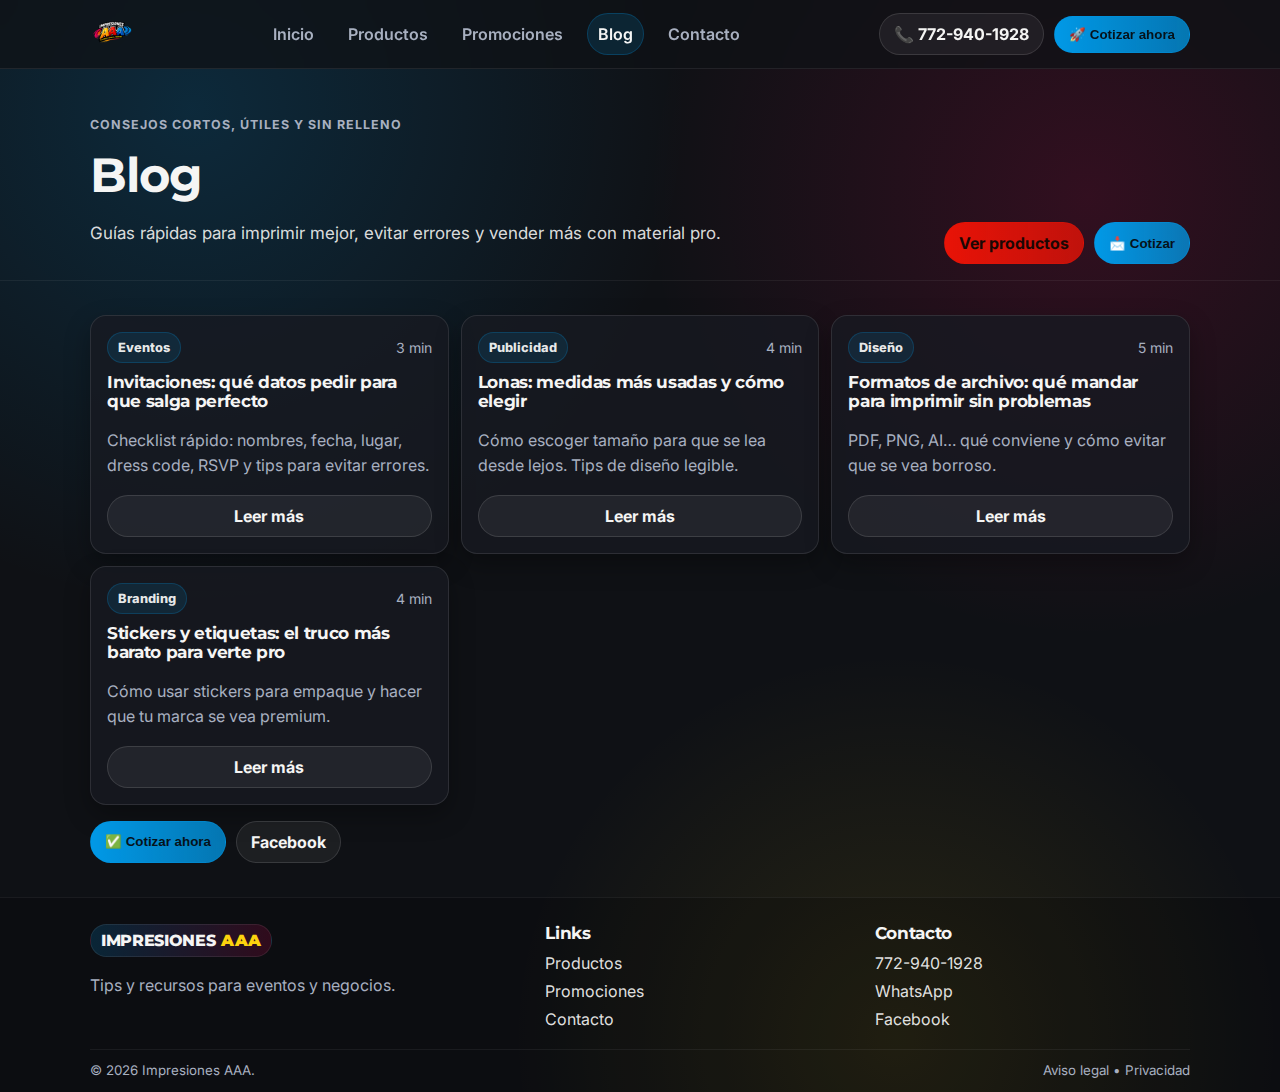
<file: blog.html>
<!doctype html>
<html lang="es">
<head>
  <meta charset="utf-8" />
  <meta name="viewport" content="width=device-width,initial-scale=1" />
  <title>Blog | Impresiones AAA</title>
  <meta name="description" content="Blog de Impresiones AAA: tips de impresión, tamaños, materiales, archivos y marketing para negocios." />
  <link rel="preconnect" href="https://fonts.googleapis.com">
  <link rel="preconnect" href="https://fonts.gstatic.com" crossorigin>
  <link href="https://fonts.googleapis.com/css2?family=Inter:wght@400;500;600&family=Montserrat:wght@600;700;800&display=swap" rel="stylesheet">
  <link rel="stylesheet" href="assets/css/styles.css" />
</head>

<body>
  <a class="skip-link" href="#contenido">Saltar al contenido</a>

  <header class="site-header" data-header>
    <div class="container header-inner">
      <a class="brand" href="index.html" aria-label="Impresiones AAA - Inicio">
        <img class="brand-logo" src="assets/img/logo.png" alt="Impresiones AAA" onerror="this.style.display='none'; this.insertAdjacentHTML('afterend','<span class=&quot;brand-fallback&quot;>IMPRESIONES <strong>AAA</strong></span>')" />
      </a>

      <nav class="nav" aria-label="Navegación principal">
        <button class="nav-toggle" type="button" aria-label="Abrir menú" aria-expanded="false" aria-controls="navMenu" data-nav-toggle>
          <span class="nav-toggle-lines" aria-hidden="true"></span>
        </button>

        <ul class="nav-menu" id="navMenu" data-nav-menu>
          <li><a class="nav-link" href="index.html">Inicio</a></li>
          <li><a class="nav-link" href="productos.html">Productos</a></li>
          <li><a class="nav-link" href="promociones.html">Promociones</a></li>
          <li><a class="nav-link is-active" href="blog.html">Blog</a></li>
          <li><a class="nav-link" href="contacto.html">Contacto</a></li>
        </ul>
      </nav>

      <div class="header-cta">
        <a class="btn btn-ghost" href="tel:7729401928">📞 772-940-1928</a>
        <button class="btn btn-primary" type="button" data-open-quote>🚀 Cotizar ahora</button>
      </div>
    </div>
  </header>

  <main id="contenido">
    <section class="page-hero">
      <div class="container page-hero-inner">
        <div>
          <p class="kicker">Consejos cortos, útiles y sin relleno</p>
          <h1>Blog</h1>
          <p class="lead">Guías rápidas para imprimir mejor, evitar errores y vender más con material pro.</p>
        </div>
        <div class="page-hero-actions">
          <a class="btn btn-secondary" href="productos.html">Ver productos</a>
          <button class="btn btn-primary" type="button" data-open-quote>📩 Cotizar</button>
        </div>
      </div>
    </section>

    <section class="section">
      <div class="container">
        <div class="blog-grid" id="blogList" aria-live="polite">
          <!-- JS inyecta posts -->
        </div>

        <div class="section-cta">
          <button class="btn btn-primary" type="button" data-open-quote>✅ Cotizar ahora</button>
          <a class="btn btn-ghost" href="https://facebook.com/impresionesaaa" target="_blank" rel="noopener">Facebook</a>
        </div>
      </div>
    </section>
  </main>

  <footer class="site-footer">
    <div class="container footer-grid">
      <div>
        <div class="footer-brand">
          <span class="brand-fallback">IMPRESIONES <strong>AAA</strong></span>
        </div>
        <p class="muted">Tips y recursos para eventos y negocios.</p>
      </div>
      <div>
        <h3>Links</h3>
        <ul class="footer-links">
          <li><a href="productos.html">Productos</a></li>
          <li><a href="promociones.html">Promociones</a></li>
          <li><a href="contacto.html">Contacto</a></li>
        </ul>
      </div>
      <div>
        <h3>Contacto</h3>
        <ul class="footer-links">
          <li><a href="tel:7729401928">772-940-1928</a></li>
          <li><a href="https://wa.me/17729401928?text=Hola%20Impresiones%20AAA%2C%20quiero%20una%20cotizaci%C3%B3n." target="_blank" rel="noopener">WhatsApp</a></li>
          <li><a href="https://facebook.com/impresionesaaa" target="_blank" rel="noopener">Facebook</a></li>
        </ul>
      </div>
    </div>
    <div class="container footer-bottom">
      <small class="muted">© <span id="year"></span> Impresiones AAA.</small>
      <small class="muted"><a href="#" class="muted">Aviso legal</a> • <a href="#" class="muted">Privacidad</a></small>
    </div>
  </footer>

  <!-- Quote Modal -->
  <div class="modal" data-modal aria-hidden="true">
    <div class="modal-overlay" data-close-quote tabindex="-1" aria-hidden="true"></div>
    <div class="modal-dialog" role="dialog" aria-modal="true" aria-labelledby="quoteTitle">
      <div class="modal-head">
        <h2 id="quoteTitle">Cotizar rápido</h2>
        <button class="icon-btn" type="button" data-close-quote aria-label="Cerrar">✕</button>
      </div>

      <form class="form" id="quoteForm" novalidate>
        <div class="form-grid">
          <div class="field">
            <label for="qName">Nombre *</label>
            <input id="qName" name="name" type="text" required placeholder="Tu nombre" />
            <small class="help">Como aparece en tu contacto.</small>
          </div>
          <div class="field">
            <label for="qContact">Email o WhatsApp *</label>
            <input id="qContact" name="contact" type="text" required placeholder="email@ejemplo.com o (772)..." />
            <small class="help">Te respondemos por el medio más rápido.</small>
          </div>
          <div class="field">
            <label for="qProduct">Producto *</label>
            <select id="qProduct" name="product" required>
              <option value="" selected disabled>Selecciona…</option>
              <option>Invitaciones (Digital/Impresas)</option>
              <option>Tarjetas de presentación</option>
              <option>Flyers / Volantes</option>
              <option>Lonas / Banners</option>
              <option>Vinil / Rotulación</option>
              <option>Etiquetas / Stickers</option>
              <option>Sublimación (playeras/tazas)</option>
              <option>Gorras</option>
              <option>Calendarios</option>
              <option>Otro</option>
            </select>
          </div>
          <div class="field">
            <label for="qQty">Cantidad *</label>
            <input id="qQty" name="qty" type="number" min="1" required placeholder="Ej: 50" />
          </div>
          <div class="field">
            <label for="qSize">Medidas (si aplica)</label>
            <input id="qSize" name="size" type="text" placeholder="Ej: 2x4 ft / 4x6 in" />
          </div>
          <div class="field">
            <label for="qDate">Fecha requerida</label>
            <input id="qDate" name="date" type="date" />
          </div>
        </div>

        <fieldset class="fieldset">
          <legend>Acabados (opcional)</legend>
          <div class="checks">
            <label class="check"><input type="checkbox" name="finishes" value="Mate" /> Mate</label>
            <label class="check"><input type="checkbox" name="finishes" value="Brillo" /> Brillo</label>
            <label class="check"><input type="checkbox" name="finishes" value="Doble cara" /> Doble cara</label>
            <label class="check"><input type="checkbox" name="finishes" value="Laminado" /> Laminado</label>
            <label class="check"><input type="checkbox" name="finishes" value="Con QR" /> Con QR</label>
            <label class="check"><input type="checkbox" name="finishes" value="Corte especial" /> Corte especial</label>
          </div>
        </fieldset>

        <div class="field">
          <label for="qFile">Archivo (opcional)</label>
          <input id="qFile" name="file" type="file" />
        </div>

        <div class="field">
          <label for="qNotes">Comentarios</label>
          <textarea id="qNotes" name="notes" rows="3" placeholder="Cuéntanos detalles: colores, tema, etc."></textarea>
        </div>

        <div class="form-actions">
          <button class="btn btn-primary" type="submit">Generar mensaje</button>
          <button class="btn btn-ghost" type="button" data-close-quote>Cancelar</button>
        </div>

        <div class="form-result" id="quoteResult" hidden>
          <p class="result-title">✅ Listo. Envía tu cotización:</p>
          <textarea id="quoteText" rows="6" readonly></textarea>
          <div class="result-actions">
            <button class="btn btn-secondary" type="button" data-copy-quote>Copiar</button>
            <a class="btn btn-primary" id="waSend" href="#" target="_blank" rel="noopener">Enviar por WhatsApp</a>
          </div>
        </div>
      </form>
    </div>
  </div>

  <script src="assets/js/main.js"></script>
</body>
</html>
</file>
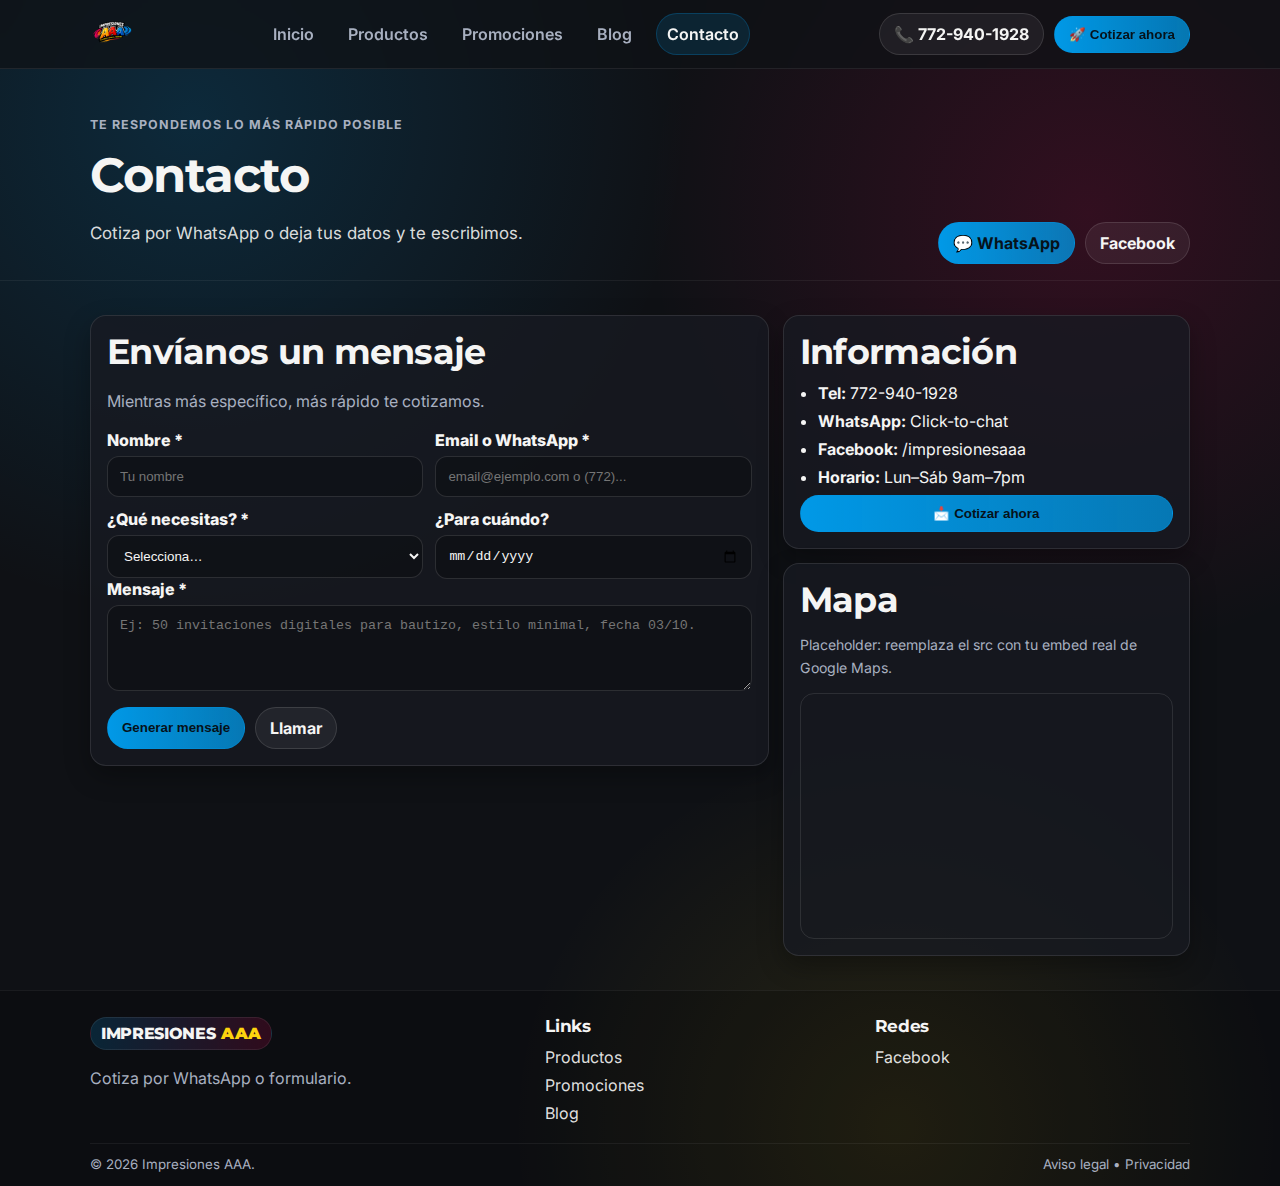
<file: contacto.html>
<!doctype html>
<html lang="es">
<head>
  <meta charset="utf-8" />
  <meta name="viewport" content="width=device-width,initial-scale=1" />
  <title>Contacto | Impresiones AAA</title>
  <meta name="description" content="Contacta a Impresiones AAA. Cotiza por formulario o WhatsApp. Tel: 772-940-1928." />
  <link rel="preconnect" href="https://fonts.googleapis.com">
  <link rel="preconnect" href="https://fonts.gstatic.com" crossorigin>
  <link href="https://fonts.googleapis.com/css2?family=Inter:wght@400;500;600&family=Montserrat:wght@600;700;800&display=swap" rel="stylesheet">
  <link rel="stylesheet" href="assets/css/styles.css" />
</head>

<body>
  <a class="skip-link" href="#contenido">Saltar al contenido</a>

  <header class="site-header" data-header>
    <div class="container header-inner">
      <a class="brand" href="index.html" aria-label="Impresiones AAA - Inicio">
        <img class="brand-logo" src="assets/img/logo.png" alt="Impresiones AAA" onerror="this.style.display='none'; this.insertAdjacentHTML('afterend','<span class=&quot;brand-fallback&quot;>IMPRESIONES <strong>AAA</strong></span>')" />
      </a>

      <nav class="nav" aria-label="Navegación principal">
        <button class="nav-toggle" type="button" aria-label="Abrir menú" aria-expanded="false" aria-controls="navMenu" data-nav-toggle>
          <span class="nav-toggle-lines" aria-hidden="true"></span>
        </button>

        <ul class="nav-menu" id="navMenu" data-nav-menu>
          <li><a class="nav-link" href="index.html">Inicio</a></li>
          <li><a class="nav-link" href="productos.html">Productos</a></li>
          <li><a class="nav-link" href="promociones.html">Promociones</a></li>
          <li><a class="nav-link" href="blog.html">Blog</a></li>
          <li><a class="nav-link is-active" href="contacto.html">Contacto</a></li>
        </ul>
      </nav>

      <div class="header-cta">
        <a class="btn btn-ghost" href="tel:7729401928">📞 772-940-1928</a>
        <button class="btn btn-primary" type="button" data-open-quote>🚀 Cotizar ahora</button>
      </div>
    </div>
  </header>

  <main id="contenido">
    <section class="page-hero">
      <div class="container page-hero-inner">
        <div>
          <p class="kicker">Te respondemos lo más rápido posible</p>
          <h1>Contacto</h1>
          <p class="lead">Cotiza por WhatsApp o deja tus datos y te escribimos.</p>
        </div>
        <div class="page-hero-actions">
          <a class="btn btn-primary" href="https://wa.me/17729401928?text=Hola%20Impresiones%20AAA%2C%20quiero%20una%20cotizaci%C3%B3n." target="_blank" rel="noopener">💬 WhatsApp</a>
          <a class="btn btn-ghost" href="https://facebook.com/impresionesaaa" target="_blank" rel="noopener">Facebook</a>
        </div>
      </div>
    </section>

    <section class="section">
      <div class="container contact-grid">
        <section class="card">
          <h2>Envíanos un mensaje</h2>
          <p class="muted">Mientras más específico, más rápido te cotizamos.</p>

          <form class="form" id="contactForm" novalidate>
            <div class="form-grid">
              <div class="field">
                <label for="cName">Nombre *</label>
                <input id="cName" name="name" type="text" required placeholder="Tu nombre" />
              </div>

              <div class="field">
                <label for="cContact">Email o WhatsApp *</label>
                <input id="cContact" name="contact" type="text" required placeholder="email@ejemplo.com o (772)..." />
              </div>

              <div class="field">
                <label for="cTopic">¿Qué necesitas? *</label>
                <select id="cTopic" name="topic" required>
                  <option value="" selected disabled>Selecciona…</option>
                  <option>Invitaciones</option>
                  <option>Material para negocio (tarjetas/flyers)</option>
                  <option>Lona / Banner</option>
                  <option>Stickers / Etiquetas</option>
                  <option>Playeras / Gorras</option>
                  <option>Otro</option>
                </select>
              </div>

              <div class="field">
                <label for="cWhen">¿Para cuándo?</label>
                <input id="cWhen" name="when" type="date" />
              </div>
            </div>

            <div class="field">
              <label for="cMsg">Mensaje *</label>
              <textarea id="cMsg" name="message" required rows="4" placeholder="Ej: 50 invitaciones digitales para bautizo, estilo minimal, fecha 03/10."></textarea>
            </div>

            <div class="form-actions">
              <button class="btn btn-primary" type="submit">Generar mensaje</button>
              <a class="btn btn-ghost" href="tel:7729401928">Llamar</a>
            </div>

            <div class="form-result" id="contactResult" hidden>
              <p class="result-title">✅ Listo. Envíalo por WhatsApp:</p>
              <textarea id="contactText" rows="5" readonly></textarea>
              <div class="result-actions">
                <button class="btn btn-secondary" type="button" data-copy-contact>Copiar</button>
                <a class="btn btn-primary" id="waSendContact" href="#" target="_blank" rel="noopener">Enviar por WhatsApp</a>
              </div>
            </div>
          </form>
        </section>

        <aside class="stack">
          <div class="card">
            <h2>Información</h2>
            <ul class="info-list">
              <li><strong>Tel:</strong> <a href="tel:7729401928">772-940-1928</a></li>
              <li><strong>WhatsApp:</strong> <a href="https://wa.me/17729401928" target="_blank" rel="noopener">Click-to-chat</a></li>
              <li><strong>Facebook:</strong> <a href="https://facebook.com/impresionesaaa" target="_blank" rel="noopener">/impresionesaaa</a></li>
              <li><strong>Horario:</strong> Lun–Sáb 9am–7pm</li>
            </ul>
            <button class="btn btn-primary w-100" type="button" data-open-quote>📩 Cotizar ahora</button>
          </div>

          <div class="card">
            <h2>Mapa</h2>
            <p class="muted tiny">Placeholder: reemplaza el src con tu embed real de Google Maps.</p>
            <div class="map">
              <iframe
                title="Mapa (placeholder)"
                src="https://www.google.com/maps/embed?pb=!1m18!1m12!1m3!1d0!2d-80.0!3d27.0!2m3!1f0!2f0!3f0!3m2!1i1024!2i768!4f13.1!5e0!3m2!1sen!2sus!4v0000000000"
                loading="lazy"
                referrerpolicy="no-referrer-when-downgrade"></iframe>
            </div>
          </div>
        </aside>
      </div>
    </section>
  </main>

  <footer class="site-footer">
    <div class="container footer-grid">
      <div>
        <div class="footer-brand">
          <span class="brand-fallback">IMPRESIONES <strong>AAA</strong></span>
        </div>
        <p class="muted">Cotiza por WhatsApp o formulario.</p>
      </div>
      <div>
        <h3>Links</h3>
        <ul class="footer-links">
          <li><a href="productos.html">Productos</a></li>
          <li><a href="promociones.html">Promociones</a></li>
          <li><a href="blog.html">Blog</a></li>
        </ul>
      </div>
      <div>
        <h3>Redes</h3>
        <ul class="footer-links">
          <li><a href="https://facebook.com/impresionesaaa" target="_blank" rel="noopener">Facebook</a></li>
        </ul>
      </div>
    </div>
    <div class="container footer-bottom">
      <small class="muted">© <span id="year"></span> Impresiones AAA.</small>
      <small class="muted"><a href="#" class="muted">Aviso legal</a> • <a href="#" class="muted">Privacidad</a></small>
    </div>
  </footer>

  <!-- Quote Modal -->
  <div class="modal" data-modal aria-hidden="true">
    <div class="modal-overlay" data-close-quote tabindex="-1" aria-hidden="true"></div>
    <div class="modal-dialog" role="dialog" aria-modal="true" aria-labelledby="quoteTitle">
      <div class="modal-head">
        <h2 id="quoteTitle">Cotizar rápido</h2>
        <button class="icon-btn" type="button" data-close-quote aria-label="Cerrar">✕</button>
      </div>

      <form class="form" id="quoteForm" novalidate>
        <div class="form-grid">
          <div class="field">
            <label for="qName">Nombre *</label>
            <input id="qName" name="name" type="text" required placeholder="Tu nombre" />
            <small class="help">Como aparece en tu contacto.</small>
          </div>
          <div class="field">
            <label for="qContact">Email o WhatsApp *</label>
            <input id="qContact" name="contact" type="text" required placeholder="email@ejemplo.com o (772)..." />
            <small class="help">Te respondemos por el medio más rápido.</small>
          </div>
          <div class="field">
            <label for="qProduct">Producto *</label>
            <select id="qProduct" name="product" required>
              <option value="" selected disabled>Selecciona…</option>
              <option>Invitaciones (Digital/Impresas)</option>
              <option>Tarjetas de presentación</option>
              <option>Flyers / Volantes</option>
              <option>Lonas / Banners</option>
              <option>Vinil / Rotulación</option>
              <option>Etiquetas / Stickers</option>
              <option>Sublimación (playeras/tazas)</option>
              <option>Gorras</option>
              <option>Calendarios</option>
              <option>Otro</option>
            </select>
          </div>
          <div class="field">
            <label for="qQty">Cantidad *</label>
            <input id="qQty" name="qty" type="number" min="1" required placeholder="Ej: 50" />
          </div>
          <div class="field">
            <label for="qSize">Medidas (si aplica)</label>
            <input id="qSize" name="size" type="text" placeholder="Ej: 2x4 ft / 4x6 in" />
          </div>
          <div class="field">
            <label for="qDate">Fecha requerida</label>
            <input id="qDate" name="date" type="date" />
          </div>
        </div>

        <fieldset class="fieldset">
          <legend>Acabados (opcional)</legend>
          <div class="checks">
            <label class="check"><input type="checkbox" name="finishes" value="Mate" /> Mate</label>
            <label class="check"><input type="checkbox" name="finishes" value="Brillo" /> Brillo</label>
            <label class="check"><input type="checkbox" name="finishes" value="Doble cara" /> Doble cara</label>
            <label class="check"><input type="checkbox" name="finishes" value="Laminado" /> Laminado</label>
            <label class="check"><input type="checkbox" name="finishes" value="Con QR" /> Con QR</label>
            <label class="check"><input type="checkbox" name="finishes" value="Corte especial" /> Corte especial</label>
          </div>
        </fieldset>

        <div class="field">
          <label for="qFile">Archivo (opcional)</label>
          <input id="qFile" name="file" type="file" />
        </div>

        <div class="field">
          <label for="qNotes">Comentarios</label>
          <textarea id="qNotes" name="notes" rows="3" placeholder="Cuéntanos detalles: colores, tema, etc."></textarea>
        </div>

        <div class="form-actions">
          <button class="btn btn-primary" type="submit">Generar mensaje</button>
          <button class="btn btn-ghost" type="button" data-close-quote>Cancelar</button>
        </div>

        <div class="form-result" id="quoteResult" hidden>
          <p class="result-title">✅ Listo. Envía tu cotización:</p>
          <textarea id="quoteText" rows="6" readonly></textarea>
          <div class="result-actions">
            <button class="btn btn-secondary" type="button" data-copy-quote>Copiar</button>
            <a class="btn btn-primary" id="waSend" href="#" target="_blank" rel="noopener">Enviar por WhatsApp</a>
          </div>
        </div>
      </form>
    </div>
  </div>

  <script src="assets/js/main.js"></script>
</body>
</html>
</file>
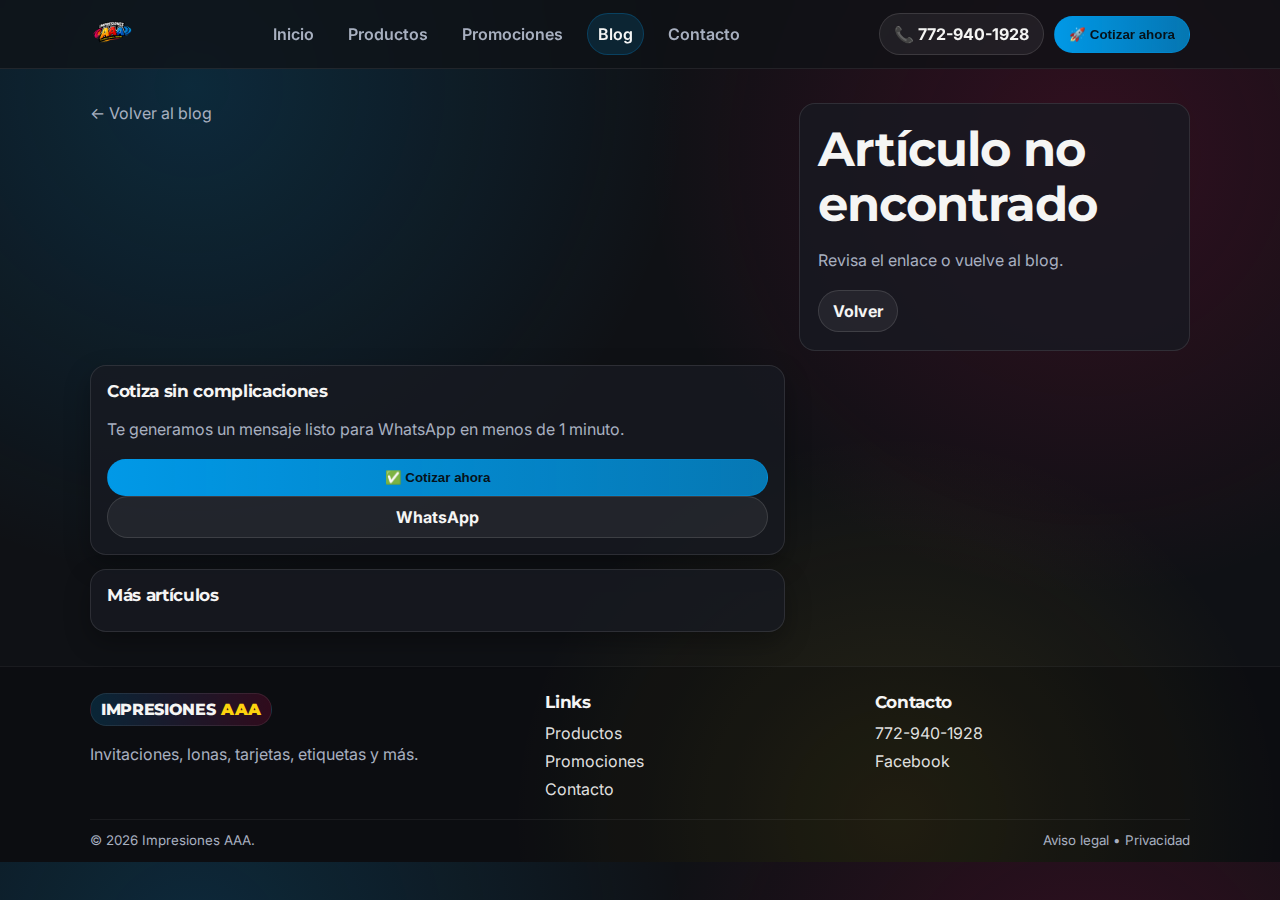
<file: post.html>
<!doctype html>
<html lang="es">
<head>
  <meta charset="utf-8" />
  <meta name="viewport" content="width=device-width,initial-scale=1" />
  <title>Artículo | Impresiones AAA</title>
  <meta name="description" content="Artículo del blog de Impresiones AAA." />
  <link rel="preconnect" href="https://fonts.googleapis.com">
  <link rel="preconnect" href="https://fonts.gstatic.com" crossorigin>
  <link href="https://fonts.googleapis.com/css2?family=Inter:wght@400;500;600&family=Montserrat:wght@600;700;800&display=swap" rel="stylesheet">
  <link rel="stylesheet" href="assets/css/styles.css" />
</head>

<body>
  <a class="skip-link" href="#contenido">Saltar al contenido</a>

  <header class="site-header" data-header>
    <div class="container header-inner">
      <a class="brand" href="index.html" aria-label="Impresiones AAA - Inicio">
        <img class="brand-logo" src="assets/img/logo.png" alt="Impresiones AAA" onerror="this.style.display='none'; this.insertAdjacentHTML('afterend','<span class=&quot;brand-fallback&quot;>IMPRESIONES <strong>AAA</strong></span>')" />
      </a>

      <nav class="nav" aria-label="Navegación principal">
        <button class="nav-toggle" type="button" aria-label="Abrir menú" aria-expanded="false" aria-controls="navMenu" data-nav-toggle>
          <span class="nav-toggle-lines" aria-hidden="true"></span>
        </button>

        <ul class="nav-menu" id="navMenu" data-nav-menu>
          <li><a class="nav-link" href="index.html">Inicio</a></li>
          <li><a class="nav-link" href="productos.html">Productos</a></li>
          <li><a class="nav-link" href="promociones.html">Promociones</a></li>
          <li><a class="nav-link is-active" href="blog.html">Blog</a></li>
          <li><a class="nav-link" href="contacto.html">Contacto</a></li>
        </ul>
      </nav>

      <div class="header-cta">
        <a class="btn btn-ghost" href="tel:7729401928">📞 772-940-1928</a>
        <button class="btn btn-primary" type="button" data-open-quote>🚀 Cotizar ahora</button>
      </div>
    </div>
  </header>

  <main id="contenido">
    <section class="section">
      <div class="container post-wrap">
        <a class="back-link" href="blog.html">← Volver al blog</a>

        <article class="post" id="post" aria-live="polite">
          <!-- JS inyecta el post por ?id= -->
          <div class="post-skeleton">
            <h1>Cargando…</h1>
            <p class="muted">Si no carga, revisa que el link tenga ?id=.</p>
          </div>
        </article>

        <aside class="post-aside">
          <div class="card">
            <h3>Cotiza sin complicaciones</h3>
            <p class="muted">Te generamos un mensaje listo para WhatsApp en menos de 1 minuto.</p>
            <button class="btn btn-primary w-100" type="button" data-open-quote>✅ Cotizar ahora</button>
            <a class="btn btn-ghost w-100" href="https://wa.me/17729401928?text=Hola%20Impresiones%20AAA%2C%20quiero%20una%20cotizaci%C3%B3n." target="_blank" rel="noopener">WhatsApp</a>
          </div>

          <div class="card" style="margin-top:14px;">
            <h3>Más artículos</h3>
            <div id="postMore" class="mini-list" aria-live="polite"></div>
          </div>
        </aside>
      </div>
    </section>
  </main>

  <footer class="site-footer">
    <div class="container footer-grid">
      <div>
        <div class="footer-brand">
          <span class="brand-fallback">IMPRESIONES <strong>AAA</strong></span>
        </div>
        <p class="muted">Invitaciones, lonas, tarjetas, etiquetas y más.</p>
      </div>
      <div>
        <h3>Links</h3>
        <ul class="footer-links">
          <li><a href="productos.html">Productos</a></li>
          <li><a href="promociones.html">Promociones</a></li>
          <li><a href="contacto.html">Contacto</a></li>
        </ul>
      </div>
      <div>
        <h3>Contacto</h3>
        <ul class="footer-links">
          <li><a href="tel:7729401928">772-940-1928</a></li>
          <li><a href="https://facebook.com/impresionesaaa" target="_blank" rel="noopener">Facebook</a></li>
        </ul>
      </div>
    </div>
    <div class="container footer-bottom">
      <small class="muted">© <span id="year"></span> Impresiones AAA.</small>
      <small class="muted"><a href="#" class="muted">Aviso legal</a> • <a href="#" class="muted">Privacidad</a></small>
    </div>
  </footer>

  <!-- Quote Modal -->
  <div class="modal" data-modal aria-hidden="true">
    <div class="modal-overlay" data-close-quote tabindex="-1" aria-hidden="true"></div>
    <div class="modal-dialog" role="dialog" aria-modal="true" aria-labelledby="quoteTitle">
      <div class="modal-head">
        <h2 id="quoteTitle">Cotizar rápido</h2>
        <button class="icon-btn" type="button" data-close-quote aria-label="Cerrar">✕</button>
      </div>

      <form class="form" id="quoteForm" novalidate>
        <div class="form-grid">
          <div class="field">
            <label for="qName">Nombre *</label>
            <input id="qName" name="name" type="text" required placeholder="Tu nombre" />
            <small class="help">Como aparece en tu contacto.</small>
          </div>
          <div class="field">
            <label for="qContact">Email o WhatsApp *</label>
            <input id="qContact" name="contact" type="text" required placeholder="email@ejemplo.com o (772)..." />
            <small class="help">Te respondemos por el medio más rápido.</small>
          </div>
          <div class="field">
            <label for="qProduct">Producto *</label>
            <select id="qProduct" name="product" required>
              <option value="" selected disabled>Selecciona…</option>
              <option>Invitaciones (Digital/Impresas)</option>
              <option>Tarjetas de presentación</option>
              <option>Flyers / Volantes</option>
              <option>Lonas / Banners</option>
              <option>Vinil / Rotulación</option>
              <option>Etiquetas / Stickers</option>
              <option>Sublimación (playeras/tazas)</option>
              <option>Gorras</option>
              <option>Calendarios</option>
              <option>Otro</option>
            </select>
          </div>
          <div class="field">
            <label for="qQty">Cantidad *</label>
            <input id="qQty" name="qty" type="number" min="1" required placeholder="Ej: 50" />
          </div>
          <div class="field">
            <label for="qSize">Medidas (si aplica)</label>
            <input id="qSize" name="size" type="text" placeholder="Ej: 2x4 ft / 4x6 in" />
          </div>
          <div class="field">
            <label for="qDate">Fecha requerida</label>
            <input id="qDate" name="date" type="date" />
          </div>
        </div>

        <fieldset class="fieldset">
          <legend>Acabados (opcional)</legend>
          <div class="checks">
            <label class="check"><input type="checkbox" name="finishes" value="Mate" /> Mate</label>
            <label class="check"><input type="checkbox" name="finishes" value="Brillo" /> Brillo</label>
            <label class="check"><input type="checkbox" name="finishes" value="Doble cara" /> Doble cara</label>
            <label class="check"><input type="checkbox" name="finishes" value="Laminado" /> Laminado</label>
            <label class="check"><input type="checkbox" name="finishes" value="Con QR" /> Con QR</label>
            <label class="check"><input type="checkbox" name="finishes" value="Corte especial" /> Corte especial</label>
          </div>
        </fieldset>

        <div class="field">
          <label for="qFile">Archivo (opcional)</label>
          <input id="qFile" name="file" type="file" />
        </div>

        <div class="field">
          <label for="qNotes">Comentarios</label>
          <textarea id="qNotes" name="notes" rows="3" placeholder="Cuéntanos detalles: colores, tema, etc."></textarea>
        </div>

        <div class="form-actions">
          <button class="btn btn-primary" type="submit">Generar mensaje</button>
          <button class="btn btn-ghost" type="button" data-close-quote>Cancelar</button>
        </div>

        <div class="form-result" id="quoteResult" hidden>
          <p class="result-title">✅ Listo. Envía tu cotización:</p>
          <textarea id="quoteText" rows="6" readonly></textarea>
          <div class="result-actions">
            <button class="btn btn-secondary" type="button" data-copy-quote>Copiar</button>
            <a class="btn btn-primary" id="waSend" href="#" target="_blank" rel="noopener">Enviar por WhatsApp</a>
          </div>
        </div>
      </form>
    </div>
  </div>

  <script src="assets/js/main.js"></script>
</body>
</html>
</file>
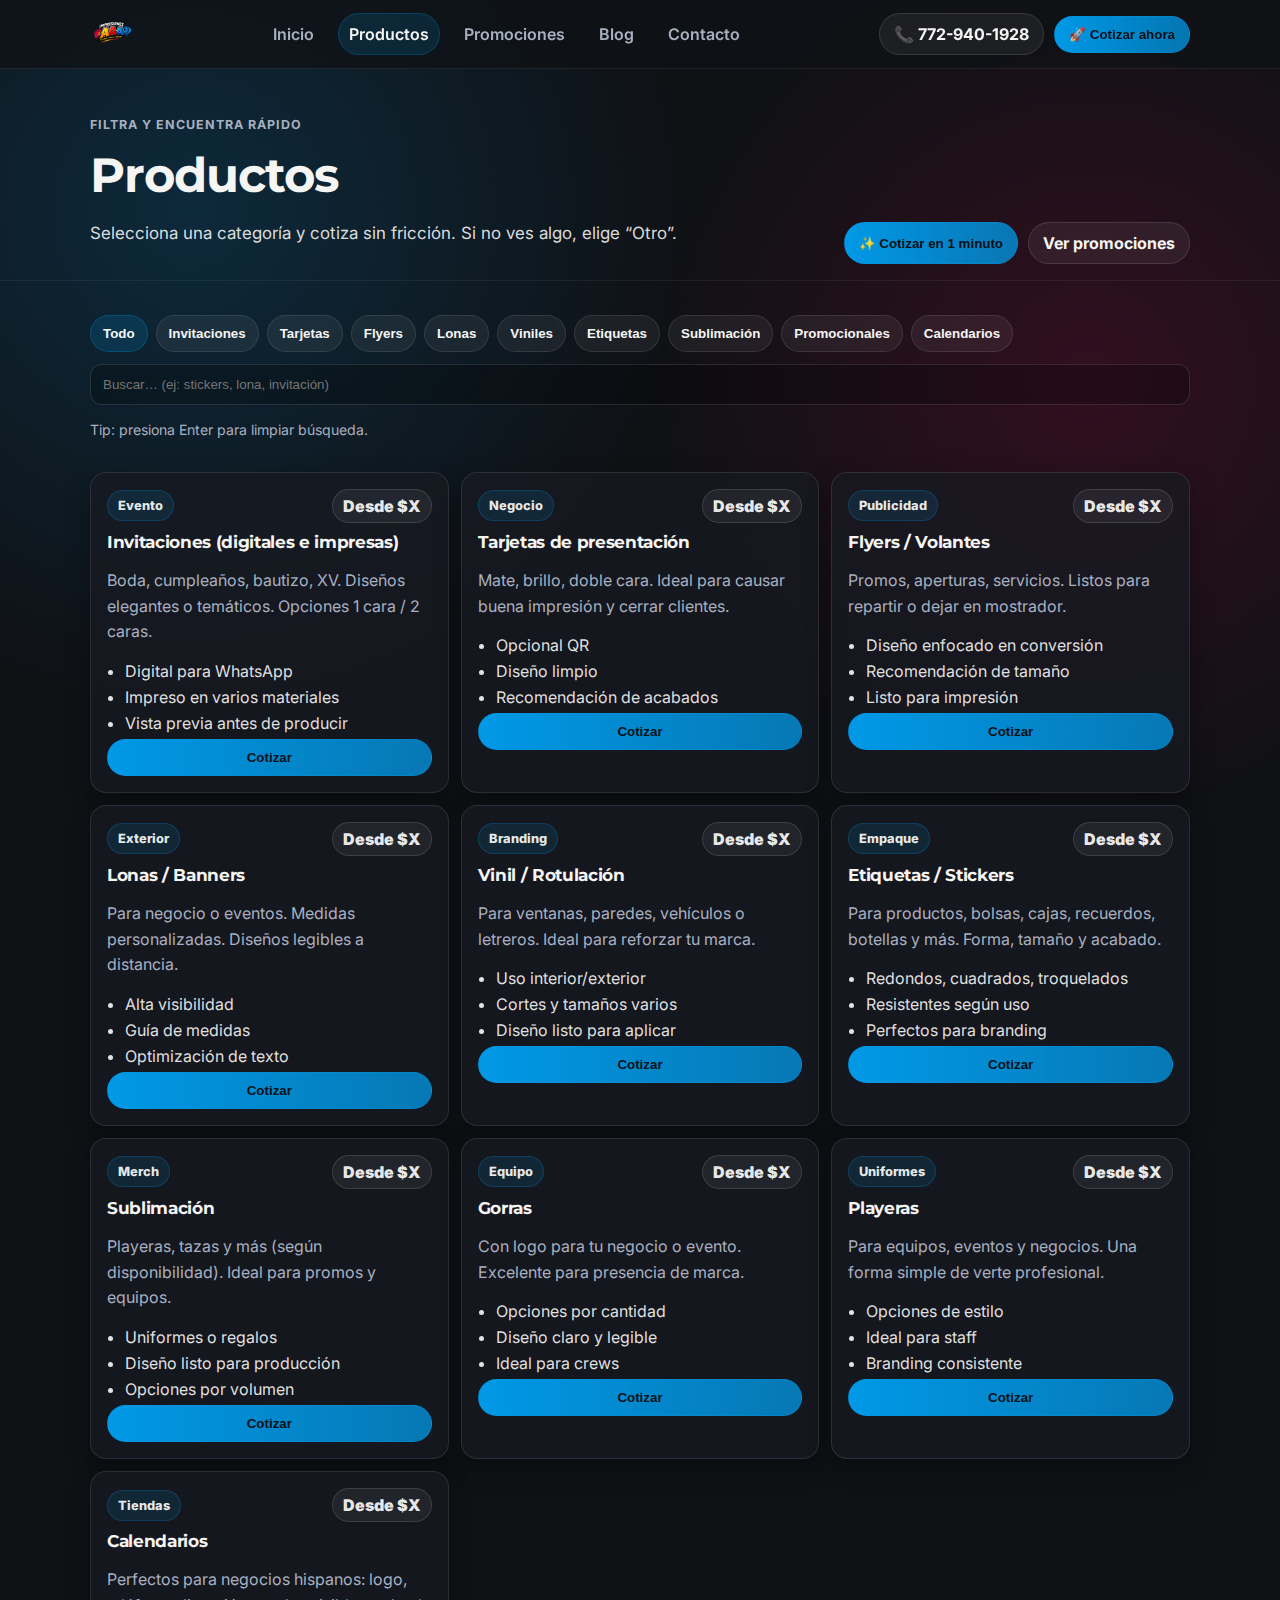
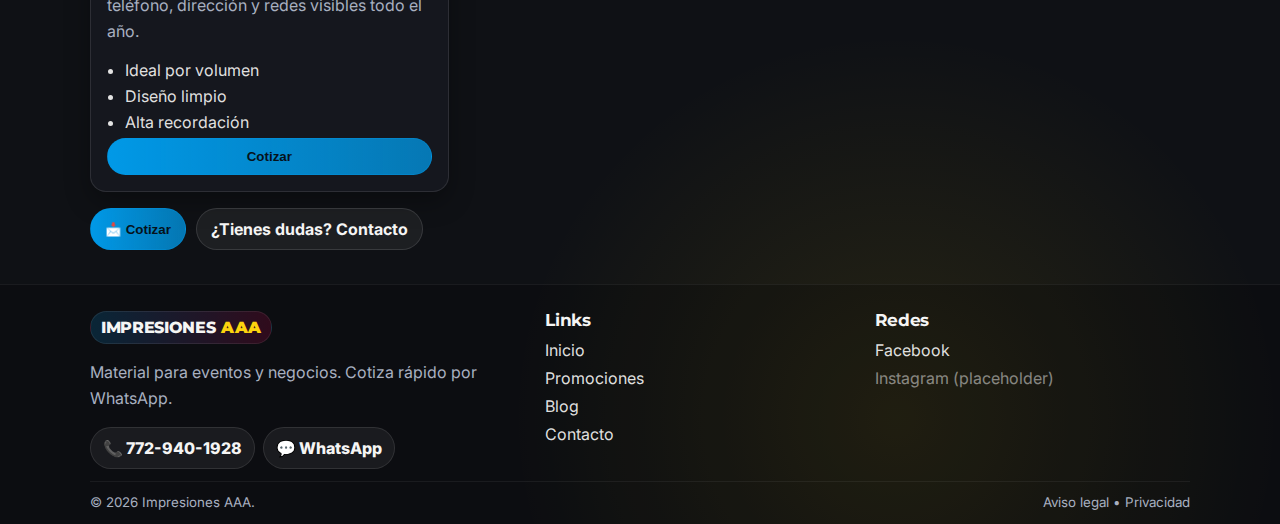
<file: productos.html>
<!doctype html>
<html lang="es">
<head>
  <meta charset="utf-8" />
  <meta name="viewport" content="width=device-width,initial-scale=1" />
  <title>Productos | Impresiones AAA</title>
  <meta name="description" content="Explora productos: invitaciones, tarjetas, flyers, lonas, viniles, etiquetas, sublimación, promocionales y más. Filtra y cotiza en minutos." />
  <link rel="preconnect" href="https://fonts.googleapis.com">
  <link rel="preconnect" href="https://fonts.gstatic.com" crossorigin>
  <link href="https://fonts.googleapis.com/css2?family=Inter:wght@400;500;600&family=Montserrat:wght@600;700;800&display=swap" rel="stylesheet">
  <link rel="stylesheet" href="assets/css/styles.css" />
</head>

<body>
  <a class="skip-link" href="#contenido">Saltar al contenido</a>

  <header class="site-header" data-header>
    <div class="container header-inner">
      <a class="brand" href="index.html" aria-label="Impresiones AAA - Inicio">
        <img class="brand-logo" src="assets/img/logo.png" alt="Impresiones AAA" onerror="this.style.display='none'; this.insertAdjacentHTML('afterend','<span class=&quot;brand-fallback&quot;>IMPRESIONES <strong>AAA</strong></span>')" />
      </a>

      <nav class="nav" aria-label="Navegación principal">
        <button class="nav-toggle" type="button" aria-label="Abrir menú" aria-expanded="false" aria-controls="navMenu" data-nav-toggle>
          <span class="nav-toggle-lines" aria-hidden="true"></span>
        </button>

        <ul class="nav-menu" id="navMenu" data-nav-menu>
          <li><a class="nav-link" href="index.html">Inicio</a></li>
          <li><a class="nav-link is-active" href="productos.html">Productos</a></li>
          <li><a class="nav-link" href="promociones.html">Promociones</a></li>
          <li><a class="nav-link" href="blog.html">Blog</a></li>
          <li><a class="nav-link" href="contacto.html">Contacto</a></li>
        </ul>
      </nav>

      <div class="header-cta">
        <a class="btn btn-ghost" href="tel:7729401928">📞 772-940-1928</a>
        <button class="btn btn-primary" type="button" data-open-quote>🚀 Cotizar ahora</button>
      </div>
    </div>
  </header>

  <main id="contenido">
    <section class="page-hero">
      <div class="container page-hero-inner">
        <div>
          <p class="kicker">Filtra y encuentra rápido</p>
          <h1>Productos</h1>
          <p class="lead">Selecciona una categoría y cotiza sin fricción. Si no ves algo, elige “Otro”.</p>
        </div>
        <div class="page-hero-actions">
          <button class="btn btn-primary" type="button" data-open-quote>✨ Cotizar en 1 minuto</button>
          <a class="btn btn-ghost" href="promociones.html">Ver promociones</a>
        </div>
      </div>
    </section>

    <section class="section">
      <div class="container">
        <div class="filters" role="region" aria-label="Filtros de productos">
          <div class="filters-row">
            <button class="chip chip-active" type="button" data-filter="all">Todo</button>
            <button class="chip" type="button" data-filter="invitaciones">Invitaciones</button>
            <button class="chip" type="button" data-filter="tarjetas">Tarjetas</button>
            <button class="chip" type="button" data-filter="flyers">Flyers</button>
            <button class="chip" type="button" data-filter="lonas">Lonas</button>
            <button class="chip" type="button" data-filter="viniles">Viniles</button>
            <button class="chip" type="button" data-filter="etiquetas">Etiquetas</button>
            <button class="chip" type="button" data-filter="sublimacion">Sublimación</button>
            <button class="chip" type="button" data-filter="promocionales">Promocionales</button>
            <button class="chip" type="button" data-filter="calendarios">Calendarios</button>
          </div>
          <div class="filters-search">
            <label class="sr-only" for="pSearch">Buscar producto</label>
            <input id="pSearch" type="search" placeholder="Buscar… (ej: stickers, lona, invitación)" data-search />
            <p class="tiny muted">Tip: presiona Enter para limpiar búsqueda.</p>
          </div>
        </div>

        <div class="grid-3 products" data-products>
          <!-- Invitaciones -->
          <article class="card product" data-category="invitaciones" data-title="Invitaciones (Digital/Impresas)">
            <div class="product-top">
              <span class="badge badge-soft">Evento</span>
              <span class="price">Desde $X</span>
            </div>
            <h3>Invitaciones (digitales e impresas)</h3>
            <p class="muted">Boda, cumpleaños, bautizo, XV. Diseños elegantes o temáticos. Opciones 1 cara / 2 caras.</p>
            <ul class="bullets">
              <li>Digital para WhatsApp</li>
              <li>Impreso en varios materiales</li>
              <li>Vista previa antes de producir</li>
            </ul>
            <button class="btn btn-primary w-100" type="button" data-open-quote data-product="Invitaciones (Digital/Impresas)">Cotizar</button>
          </article>

          <article class="card product" data-category="tarjetas" data-title="Tarjetas de presentación">
            <div class="product-top">
              <span class="badge badge-soft">Negocio</span>
              <span class="price">Desde $X</span>
            </div>
            <h3>Tarjetas de presentación</h3>
            <p class="muted">Mate, brillo, doble cara. Ideal para causar buena impresión y cerrar clientes.</p>
            <ul class="bullets">
              <li>Opcional QR</li>
              <li>Diseño limpio</li>
              <li>Recomendación de acabados</li>
            </ul>
            <button class="btn btn-primary w-100" type="button" data-open-quote data-product="Tarjetas de presentación">Cotizar</button>
          </article>

          <article class="card product" data-category="flyers" data-title="Flyers / Volantes">
            <div class="product-top">
              <span class="badge badge-soft">Publicidad</span>
              <span class="price">Desde $X</span>
            </div>
            <h3>Flyers / Volantes</h3>
            <p class="muted">Promos, aperturas, servicios. Listos para repartir o dejar en mostrador.</p>
            <ul class="bullets">
              <li>Diseño enfocado en conversión</li>
              <li>Recomendación de tamaño</li>
              <li>Listo para impresión</li>
            </ul>
            <button class="btn btn-primary w-100" type="button" data-open-quote data-product="Flyers / Volantes">Cotizar</button>
          </article>

          <article class="card product" data-category="lonas" data-title="Lonas / Banners">
            <div class="product-top">
              <span class="badge badge-soft">Exterior</span>
              <span class="price">Desde $X</span>
            </div>
            <h3>Lonas / Banners</h3>
            <p class="muted">Para negocio o eventos. Medidas personalizadas. Diseños legibles a distancia.</p>
            <ul class="bullets">
              <li>Alta visibilidad</li>
              <li>Guía de medidas</li>
              <li>Optimización de texto</li>
            </ul>
            <button class="btn btn-primary w-100" type="button" data-open-quote data-product="Lonas / Banners">Cotizar</button>
          </article>

          <article class="card product" data-category="viniles" data-title="Vinil / Rotulación">
            <div class="product-top">
              <span class="badge badge-soft">Branding</span>
              <span class="price">Desde $X</span>
            </div>
            <h3>Vinil / Rotulación</h3>
            <p class="muted">Para ventanas, paredes, vehículos o letreros. Ideal para reforzar tu marca.</p>
            <ul class="bullets">
              <li>Uso interior/exterior</li>
              <li>Cortes y tamaños varios</li>
              <li>Diseño listo para aplicar</li>
            </ul>
            <button class="btn btn-primary w-100" type="button" data-open-quote data-product="Vinil / Rotulación">Cotizar</button>
          </article>

          <article class="card product" data-category="etiquetas" data-title="Etiquetas / Stickers">
            <div class="product-top">
              <span class="badge badge-soft">Empaque</span>
              <span class="price">Desde $X</span>
            </div>
            <h3>Etiquetas / Stickers</h3>
            <p class="muted">Para productos, bolsas, cajas, recuerdos, botellas y más. Forma, tamaño y acabado.</p>
            <ul class="bullets">
              <li>Redondos, cuadrados, troquelados</li>
              <li>Resistentes según uso</li>
              <li>Perfectos para branding</li>
            </ul>
            <button class="btn btn-primary w-100" type="button" data-open-quote data-product="Etiquetas / Stickers">Cotizar</button>
          </article>

          <article class="card product" data-category="sublimacion" data-title="Sublimación (playeras/tazas)">
            <div class="product-top">
              <span class="badge badge-soft">Merch</span>
              <span class="price">Desde $X</span>
            </div>
            <h3>Sublimación</h3>
            <p class="muted">Playeras, tazas y más (según disponibilidad). Ideal para promos y equipos.</p>
            <ul class="bullets">
              <li>Uniformes o regalos</li>
              <li>Diseño listo para producción</li>
              <li>Opciones por volumen</li>
            </ul>
            <button class="btn btn-primary w-100" type="button" data-open-quote data-product="Sublimación (playeras/tazas)">Cotizar</button>
          </article>

          <article class="card product" data-category="promocionales" data-title="Gorras">
            <div class="product-top">
              <span class="badge badge-soft">Equipo</span>
              <span class="price">Desde $X</span>
            </div>
            <h3>Gorras</h3>
            <p class="muted">Con logo para tu negocio o evento. Excelente para presencia de marca.</p>
            <ul class="bullets">
              <li>Opciones por cantidad</li>
              <li>Diseño claro y legible</li>
              <li>Ideal para crews</li>
            </ul>
            <button class="btn btn-primary w-100" type="button" data-open-quote data-product="Gorras">Cotizar</button>
          </article>

          <article class="card product" data-category="promocionales" data-title="Playeras">
            <div class="product-top">
              <span class="badge badge-soft">Uniformes</span>
              <span class="price">Desde $X</span>
            </div>
            <h3>Playeras</h3>
            <p class="muted">Para equipos, eventos y negocios. Una forma simple de verte profesional.</p>
            <ul class="bullets">
              <li>Opciones de estilo</li>
              <li>Ideal para staff</li>
              <li>Branding consistente</li>
            </ul>
            <button class="btn btn-primary w-100" type="button" data-open-quote data-product="Playeras">Cotizar</button>
          </article>

          <article class="card product" data-category="calendarios" data-title="Calendarios">
            <div class="product-top">
              <span class="badge badge-soft">Tiendas</span>
              <span class="price">Desde $X</span>
            </div>
            <h3>Calendarios</h3>
            <p class="muted">Perfectos para negocios hispanos: logo, teléfono, dirección y redes visibles todo el año.</p>
            <ul class="bullets">
              <li>Ideal por volumen</li>
              <li>Diseño limpio</li>
              <li>Alta recordación</li>
            </ul>
            <button class="btn btn-primary w-100" type="button" data-open-quote data-product="Calendarios">Cotizar</button>
          </article>
        </div>

        <div class="section-cta">
          <button class="btn btn-primary" type="button" data-open-quote>📩 Cotizar</button>
          <a class="btn btn-ghost" href="contacto.html">¿Tienes dudas? Contacto</a>
        </div>
      </div>
    </section>
  </main>

  <footer class="site-footer">
    <div class="container footer-grid">
      <div>
        <div class="footer-brand">
          <span class="brand-fallback">IMPRESIONES <strong>AAA</strong></span>
        </div>
        <p class="muted">Material para eventos y negocios. Cotiza rápido por WhatsApp.</p>
        <div class="footer-badges">
          <a class="chip" href="tel:7729401928">📞 772-940-1928</a>
          <a class="chip" href="https://wa.me/17729401928?text=Hola%20Impresiones%20AAA%2C%20quiero%20una%20cotizaci%C3%B3n." target="_blank" rel="noopener">💬 WhatsApp</a>
        </div>
      </div>
      <div>
        <h3>Links</h3>
        <ul class="footer-links">
          <li><a href="index.html">Inicio</a></li>
          <li><a href="promociones.html">Promociones</a></li>
          <li><a href="blog.html">Blog</a></li>
          <li><a href="contacto.html">Contacto</a></li>
        </ul>
      </div>
      <div>
        <h3>Redes</h3>
        <ul class="footer-links">
          <li><a href="https://facebook.com/impresionesaaa" target="_blank" rel="noopener">Facebook</a></li>
          <li><a href="#" aria-disabled="true" class="is-disabled">Instagram (placeholder)</a></li>
        </ul>
      </div>
    </div>
    <div class="container footer-bottom">
      <small class="muted">© <span id="year"></span> Impresiones AAA.</small>
      <small class="muted"><a href="#" class="muted">Aviso legal</a> • <a href="#" class="muted">Privacidad</a></small>
    </div>
  </footer>

  <!-- Quote Modal (same as index) -->
  <div class="modal" data-modal aria-hidden="true">
    <div class="modal-overlay" data-close-quote tabindex="-1" aria-hidden="true"></div>
    <div class="modal-dialog" role="dialog" aria-modal="true" aria-labelledby="quoteTitle">
      <div class="modal-head">
        <h2 id="quoteTitle">Cotizar rápido</h2>
        <button class="icon-btn" type="button" data-close-quote aria-label="Cerrar">✕</button>
      </div>

      <form class="form" id="quoteForm" novalidate>
        <div class="form-grid">
          <div class="field">
            <label for="qName">Nombre *</label>
            <input id="qName" name="name" type="text" autocomplete="name" required placeholder="Tu nombre" />
            <small class="help">Como aparece en tu contacto.</small>
          </div>
          <div class="field">
            <label for="qContact">Email o WhatsApp *</label>
            <input id="qContact" name="contact" type="text" required placeholder="email@ejemplo.com o (772)..." />
            <small class="help">Te respondemos por el medio más rápido.</small>
          </div>
          <div class="field">
            <label for="qProduct">Producto *</label>
            <select id="qProduct" name="product" required>
              <option value="" selected disabled>Selecciona…</option>
              <option>Invitaciones (Digital/Impresas)</option>
              <option>Tarjetas de presentación</option>
              <option>Flyers / Volantes</option>
              <option>Lonas / Banners</option>
              <option>Vinil / Rotulación</option>
              <option>Etiquetas / Stickers</option>
              <option>Sublimación (playeras/tazas)</option>
              <option>Gorras</option>
              <option>Calendarios</option>
              <option>Otro</option>
            </select>
          </div>
          <div class="field">
            <label for="qQty">Cantidad *</label>
            <input id="qQty" name="qty" type="number" min="1" required placeholder="Ej: 50" />
          </div>
          <div class="field">
            <label for="qSize">Medidas (si aplica)</label>
            <input id="qSize" name="size" type="text" placeholder="Ej: 2x4 ft / 4x6 in" />
          </div>
          <div class="field">
            <label for="qDate">Fecha requerida</label>
            <input id="qDate" name="date" type="date" />
          </div>
        </div>

        <fieldset class="fieldset">
          <legend>Acabados (opcional)</legend>
          <div class="checks">
            <label class="check"><input type="checkbox" name="finishes" value="Mate" /> Mate</label>
            <label class="check"><input type="checkbox" name="finishes" value="Brillo" /> Brillo</label>
            <label class="check"><input type="checkbox" name="finishes" value="Doble cara" /> Doble cara</label>
            <label class="check"><input type="checkbox" name="finishes" value="Laminado" /> Laminado</label>
            <label class="check"><input type="checkbox" name="finishes" value="Con QR" /> Con QR</label>
            <label class="check"><input type="checkbox" name="finishes" value="Corte especial" /> Corte especial</label>
          </div>
        </fieldset>

        <div class="field">
          <label for="qFile">Archivo (opcional)</label>
          <input id="qFile" name="file" type="file" />
          <small class="help">PDF/PNG/JPG. Si no tienes, te ayudamos con el diseño.</small>
        </div>

        <div class="field">
          <label for="qNotes">Comentarios</label>
          <textarea id="qNotes" name="notes" rows="3" placeholder="Cuéntanos detalles: colores, tema, uso (interior/exterior), etc."></textarea>
        </div>

        <div class="form-actions">
          <button class="btn btn-primary" type="submit">Generar mensaje</button>
          <button class="btn btn-ghost" type="button" data-close-quote>Cancelar</button>
        </div>

        <div class="form-result" id="quoteResult" hidden>
          <p class="result-title">✅ Listo. Envía tu cotización:</p>
          <textarea id="quoteText" rows="6" readonly></textarea>
          <div class="result-actions">
            <button class="btn btn-secondary" type="button" data-copy-quote>Copiar</button>
            <a class="btn btn-primary" id="waSend" href="#" target="_blank" rel="noopener">Enviar por WhatsApp</a>
          </div>
          <p class="tiny muted">O llámanos: <a href="tel:7729401928">772-940-1928</a></p>
        </div>
      </form>
    </div>
  </div>

  <script src="assets/js/main.js"></script>
</body>
</html>
</file>
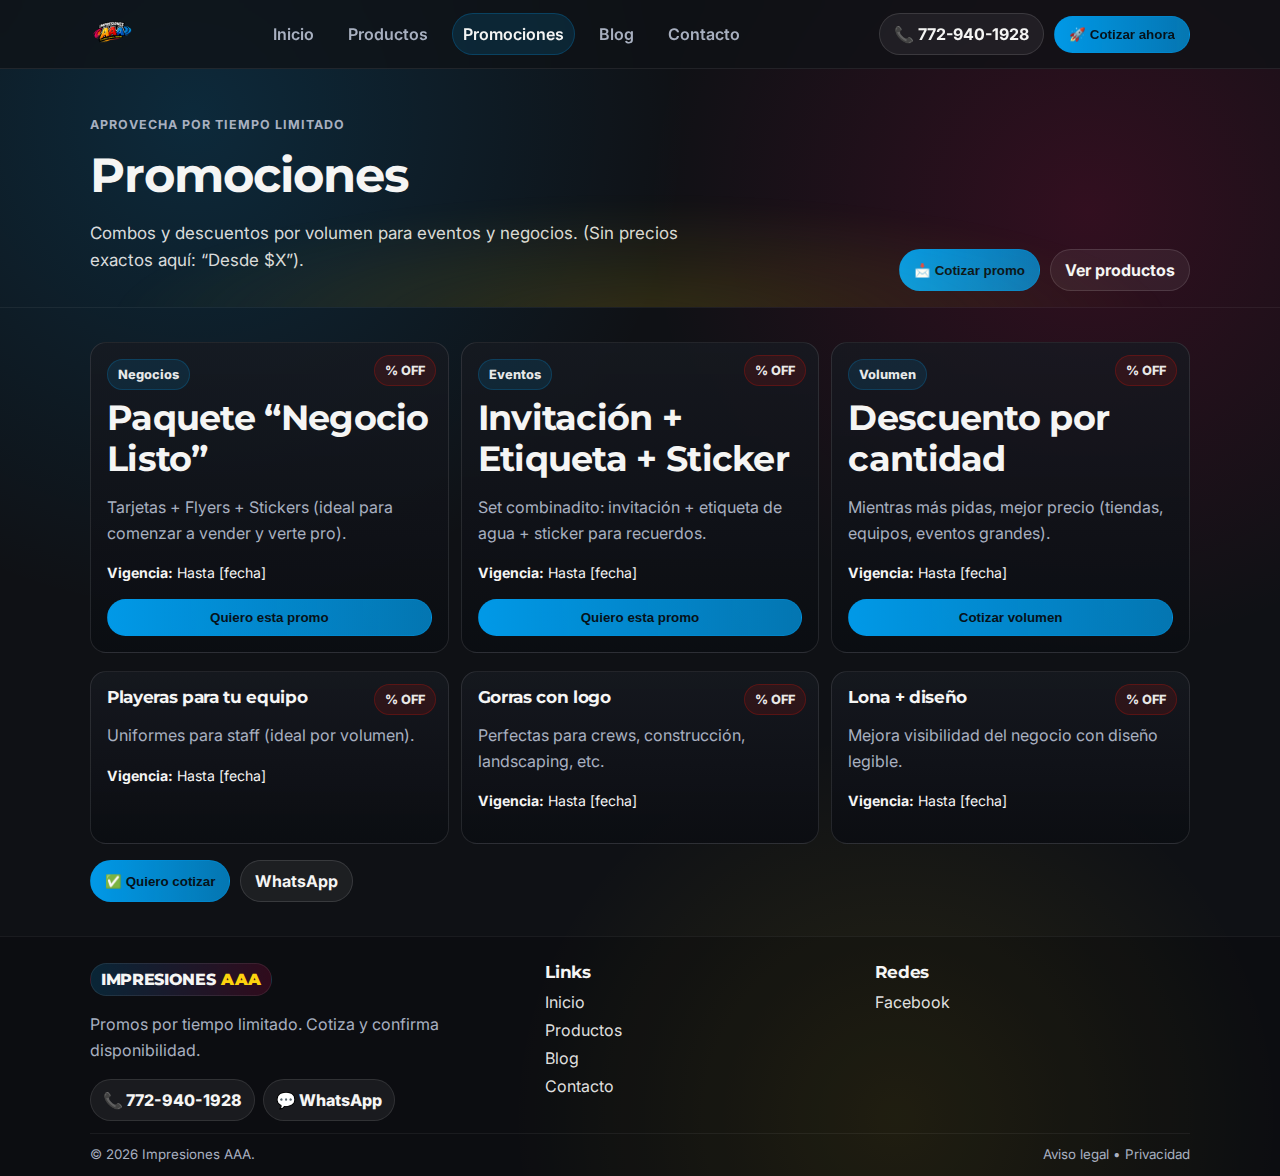
<file: promociones.html>
<!doctype html>
<html lang="es">
<head>
  <meta charset="utf-8" />
  <meta name="viewport" content="width=device-width,initial-scale=1" />
  <title>Promociones | Impresiones AAA</title>
  <meta name="description" content="Promociones vigentes: combos para negocios, invitaciones + extras, descuentos por volumen y más. Aprovecha y cotiza rápido." />
  <link rel="preconnect" href="https://fonts.googleapis.com">
  <link rel="preconnect" href="https://fonts.gstatic.com" crossorigin>
  <link href="https://fonts.googleapis.com/css2?family=Inter:wght@400;500;600&family=Montserrat:wght@600;700;800&display=swap" rel="stylesheet">
  <link rel="stylesheet" href="assets/css/styles.css" />
</head>

<body>
  <a class="skip-link" href="#contenido">Saltar al contenido</a>

  <header class="site-header" data-header>
    <div class="container header-inner">
      <a class="brand" href="index.html" aria-label="Impresiones AAA - Inicio">
        <img class="brand-logo" src="assets/img/logo.png" alt="Impresiones AAA" onerror="this.style.display='none'; this.insertAdjacentHTML('afterend','<span class=&quot;brand-fallback&quot;>IMPRESIONES <strong>AAA</strong></span>')" />
      </a>

      <nav class="nav" aria-label="Navegación principal">
        <button class="nav-toggle" type="button" aria-label="Abrir menú" aria-expanded="false" aria-controls="navMenu" data-nav-toggle>
          <span class="nav-toggle-lines" aria-hidden="true"></span>
        </button>

        <ul class="nav-menu" id="navMenu" data-nav-menu>
          <li><a class="nav-link" href="index.html">Inicio</a></li>
          <li><a class="nav-link" href="productos.html">Productos</a></li>
          <li><a class="nav-link is-active" href="promociones.html">Promociones</a></li>
          <li><a class="nav-link" href="blog.html">Blog</a></li>
          <li><a class="nav-link" href="contacto.html">Contacto</a></li>
        </ul>
      </nav>

      <div class="header-cta">
        <a class="btn btn-ghost" href="tel:7729401928">📞 772-940-1928</a>
        <button class="btn btn-primary" type="button" data-open-quote>🚀 Cotizar ahora</button>
      </div>
    </div>
  </header>

  <main id="contenido">
    <section class="page-hero promo-hero">
      <div class="container page-hero-inner">
        <div>
          <p class="kicker">Aprovecha por tiempo limitado</p>
          <h1>Promociones</h1>
          <p class="lead">Combos y descuentos por volumen para eventos y negocios. (Sin precios exactos aquí: “Desde $X”).</p>
        </div>
        <div class="page-hero-actions">
          <button class="btn btn-primary" type="button" data-open-quote>📩 Cotizar promo</button>
          <a class="btn btn-ghost" href="productos.html">Ver productos</a>
        </div>
      </div>
      <div class="promo-hero-glow" aria-hidden="true"></div>
    </section>

    <section class="section">
      <div class="container">
        <div class="grid-3">
          <article class="promo promo-big">
            <div class="promo-head">
              <span class="badge badge-off">% OFF</span>
              <span class="badge badge-soft">Negocios</span>
            </div>
            <h2>Paquete “Negocio Listo”</h2>
            <p class="muted">Tarjetas + Flyers + Stickers (ideal para comenzar a vender y verte pro).</p>
            <p class="tiny"><strong>Vigencia:</strong> Hasta <span data-date="2026-12-31">[fecha]</span></p>
            <button class="btn btn-primary w-100" type="button" data-open-quote data-product="Paquete Negocio Listo">Quiero esta promo</button>
          </article>

          <article class="promo promo-big">
            <div class="promo-head">
              <span class="badge badge-off">% OFF</span>
              <span class="badge badge-soft">Eventos</span>
            </div>
            <h2>Invitación + Etiqueta + Sticker</h2>
            <p class="muted">Set combinadito: invitación + etiqueta de agua + sticker para recuerdos.</p>
            <p class="tiny"><strong>Vigencia:</strong> Hasta <span data-date="2026-12-31">[fecha]</span></p>
            <button class="btn btn-primary w-100" type="button" data-open-quote data-product="Promo Invitación + Etiqueta + Sticker">Quiero esta promo</button>
          </article>

          <article class="promo promo-big">
            <div class="promo-head">
              <span class="badge badge-off">% OFF</span>
              <span class="badge badge-soft">Volumen</span>
            </div>
            <h2>Descuento por cantidad</h2>
            <p class="muted">Mientras más pidas, mejor precio (tiendas, equipos, eventos grandes).</p>
            <p class="tiny"><strong>Vigencia:</strong> Hasta <span data-date="2026-12-31">[fecha]</span></p>
            <button class="btn btn-primary w-100" type="button" data-open-quote data-product="Descuento por volumen">Cotizar volumen</button>
          </article>
        </div>

        <div class="grid-3" style="margin-top:18px;">
          <article class="promo">
            <span class="badge badge-off">% OFF</span>
            <h3>Playeras para tu equipo</h3>
            <p class="muted">Uniformes para staff (ideal por volumen).</p>
            <p class="tiny"><strong>Vigencia:</strong> Hasta <span data-date="2026-12-31">[fecha]</span></p>
          </article>

          <article class="promo">
            <span class="badge badge-off">% OFF</span>
            <h3>Gorras con logo</h3>
            <p class="muted">Perfectas para crews, construcción, landscaping, etc.</p>
            <p class="tiny"><strong>Vigencia:</strong> Hasta <span data-date="2026-12-31">[fecha]</span></p>
          </article>

          <article class="promo">
            <span class="badge badge-off">% OFF</span>
            <h3>Lona + diseño</h3>
            <p class="muted">Mejora visibilidad del negocio con diseño legible.</p>
            <p class="tiny"><strong>Vigencia:</strong> Hasta <span data-date="2026-12-31">[fecha]</span></p>
          </article>
        </div>

        <div class="section-cta">
          <button class="btn btn-primary" type="button" data-open-quote>✅ Quiero cotizar</button>
          <a class="btn btn-ghost" href="https://wa.me/17729401928?text=Hola%20Impresiones%20AAA%2C%20quiero%20ver%20sus%20promociones%20vigentes." target="_blank" rel="noopener">WhatsApp</a>
        </div>
      </div>
    </section>
  </main>

  <footer class="site-footer">
    <div class="container footer-grid">
      <div>
        <div class="footer-brand">
          <span class="brand-fallback">IMPRESIONES <strong>AAA</strong></span>
        </div>
        <p class="muted">Promos por tiempo limitado. Cotiza y confirma disponibilidad.</p>
        <div class="footer-badges">
          <a class="chip" href="tel:7729401928">📞 772-940-1928</a>
          <a class="chip" href="https://wa.me/17729401928?text=Hola%20Impresiones%20AAA%2C%20quiero%20una%20cotizaci%C3%B3n." target="_blank" rel="noopener">💬 WhatsApp</a>
        </div>
      </div>
      <div>
        <h3>Links</h3>
        <ul class="footer-links">
          <li><a href="index.html">Inicio</a></li>
          <li><a href="productos.html">Productos</a></li>
          <li><a href="blog.html">Blog</a></li>
          <li><a href="contacto.html">Contacto</a></li>
        </ul>
      </div>
      <div>
        <h3>Redes</h3>
        <ul class="footer-links">
          <li><a href="https://facebook.com/impresionesaaa" target="_blank" rel="noopener">Facebook</a></li>
        </ul>
      </div>
    </div>
    <div class="container footer-bottom">
      <small class="muted">© <span id="year"></span> Impresiones AAA.</small>
      <small class="muted"><a href="#" class="muted">Aviso legal</a> • <a href="#" class="muted">Privacidad</a></small>
    </div>
  </footer>

  <!-- Quote Modal -->
  <div class="modal" data-modal aria-hidden="true">
    <div class="modal-overlay" data-close-quote tabindex="-1" aria-hidden="true"></div>
    <div class="modal-dialog" role="dialog" aria-modal="true" aria-labelledby="quoteTitle">
      <div class="modal-head">
        <h2 id="quoteTitle">Cotizar rápido</h2>
        <button class="icon-btn" type="button" data-close-quote aria-label="Cerrar">✕</button>
      </div>

      <form class="form" id="quoteForm" novalidate>
        <div class="form-grid">
          <div class="field">
            <label for="qName">Nombre *</label>
            <input id="qName" name="name" type="text" required placeholder="Tu nombre" />
            <small class="help">Como aparece en tu contacto.</small>
          </div>
          <div class="field">
            <label for="qContact">Email o WhatsApp *</label>
            <input id="qContact" name="contact" type="text" required placeholder="email@ejemplo.com o (772)..." />
            <small class="help">Te respondemos por el medio más rápido.</small>
          </div>
          <div class="field">
            <label for="qProduct">Producto *</label>
            <select id="qProduct" name="product" required>
              <option value="" selected disabled>Selecciona…</option>
              <option>Invitaciones (Digital/Impresas)</option>
              <option>Tarjetas de presentación</option>
              <option>Flyers / Volantes</option>
              <option>Lonas / Banners</option>
              <option>Vinil / Rotulación</option>
              <option>Etiquetas / Stickers</option>
              <option>Sublimación (playeras/tazas)</option>
              <option>Gorras</option>
              <option>Calendarios</option>
              <option>Otro</option>
            </select>
          </div>
          <div class="field">
            <label for="qQty">Cantidad *</label>
            <input id="qQty" name="qty" type="number" min="1" required placeholder="Ej: 50" />
          </div>
          <div class="field">
            <label for="qSize">Medidas (si aplica)</label>
            <input id="qSize" name="size" type="text" placeholder="Ej: 2x4 ft / 4x6 in" />
          </div>
          <div class="field">
            <label for="qDate">Fecha requerida</label>
            <input id="qDate" name="date" type="date" />
          </div>
        </div>

        <fieldset class="fieldset">
          <legend>Acabados (opcional)</legend>
          <div class="checks">
            <label class="check"><input type="checkbox" name="finishes" value="Mate" /> Mate</label>
            <label class="check"><input type="checkbox" name="finishes" value="Brillo" /> Brillo</label>
            <label class="check"><input type="checkbox" name="finishes" value="Doble cara" /> Doble cara</label>
            <label class="check"><input type="checkbox" name="finishes" value="Laminado" /> Laminado</label>
            <label class="check"><input type="checkbox" name="finishes" value="Con QR" /> Con QR</label>
            <label class="check"><input type="checkbox" name="finishes" value="Corte especial" /> Corte especial</label>
          </div>
        </fieldset>

        <div class="field">
          <label for="qFile">Archivo (opcional)</label>
          <input id="qFile" name="file" type="file" />
        </div>

        <div class="field">
          <label for="qNotes">Comentarios</label>
          <textarea id="qNotes" name="notes" rows="3" placeholder="Cuéntanos detalles: colores, tema, etc."></textarea>
        </div>

        <div class="form-actions">
          <button class="btn btn-primary" type="submit">Generar mensaje</button>
          <button class="btn btn-ghost" type="button" data-close-quote>Cancelar</button>
        </div>

        <div class="form-result" id="quoteResult" hidden>
          <p class="result-title">✅ Listo. Envía tu cotización:</p>
          <textarea id="quoteText" rows="6" readonly></textarea>
          <div class="result-actions">
            <button class="btn btn-secondary" type="button" data-copy-quote>Copiar</button>
            <a class="btn btn-primary" id="waSend" href="#" target="_blank" rel="noopener">Enviar por WhatsApp</a>
          </div>
        </div>
      </form>
    </div>
  </div>

  <script src="assets/js/main.js"></script>
</body>
</html>
</file>
<file: assets/css/styles.css>
:root{
  --bg:#0F1115;
  --surface:#171A21;
  --surface2:#0B0D12;
  --text:#F5F5F4;
  --muted:#A8B0C0;
  --primary:#0199E7;
  --secondary:#E91307;
  --accent:#FCD30E;
  --accent2:#E90557;
  --ok:#22C55E;
  --warning:#F89B02;

  --ring: 0 0 0 4px rgba(1,153,231,.25);
  --shadow: 0 14px 40px rgba(0,0,0,.45);

  --radius: 16px;
  --radius-sm: 12px;

  --container: 1100px;

  --font-body: "Inter", system-ui, -apple-system, Segoe UI, Roboto, Arial, sans-serif;
  --font-head: "Montserrat", system-ui, -apple-system, Segoe UI, Roboto, Arial, sans-serif;
}

*{box-sizing:border-box}
html{scroll-behavior:smooth}
body{
  margin:0;
  font-family:var(--font-body);
  background: radial-gradient(900px 900px at 15% 10%, rgba(1,153,231,.18), transparent 55%),
              radial-gradient(800px 800px at 85% 18%, rgba(233,5,87,.16), transparent 55%),
              radial-gradient(700px 700px at 70% 95%, rgba(252,211,14,.10), transparent 55%),
              var(--bg);
  color:var(--text);
}

img{max-width:100%; display:block}
a{color:inherit; text-decoration:none}
a:hover{opacity:.95}
p{line-height:1.6}
h1,h2,h3{
  font-family:var(--font-head);
  margin:0 0 10px 0;
  line-height:1.15;
  letter-spacing:-.02em;
}
h1{font-size:clamp(2rem,4vw,3rem)}
h2{font-size:clamp(1.5rem,3vw,2.2rem)}
h3{font-size:1.05rem}

.container{width:min(var(--container), calc(100% - 32px)); margin:0 auto}

.muted{color:var(--muted)}
.tiny{font-size:.88rem}
.w-100{width:100%}
.sr-only{
  position:absolute; width:1px; height:1px; padding:0; margin:-1px; overflow:hidden; clip:rect(0,0,0,0); white-space:nowrap; border:0;
}

.skip-link{
  position:absolute; left:-999px; top:10px;
  background:var(--text); color:#000; padding:10px 12px; border-radius:10px; z-index:9999;
}
.skip-link:focus{left:10px; outline:none; box-shadow:var(--ring)}

.site-header{
  position:sticky; top:0; z-index:50;
  background: rgba(15,17,21,.75);
  backdrop-filter: blur(10px);
  border-bottom: 1px solid rgba(255,255,255,.08);
}
.header-inner{
  display:flex; align-items:center; justify-content:space-between;
  padding:12px 0;
  gap:12px;
}
.brand{display:flex; align-items:center; gap:10px}
.brand-logo{height:44px; width:auto}
.brand-fallback{
  display:inline-flex;
  gap:.35rem;
  align-items:baseline;
  font-family:var(--font-head);
  font-weight:800;
  letter-spacing:-.02em;
  padding:6px 10px;
  border-radius:999px;
  background: linear-gradient(90deg, rgba(1,153,231,.18), rgba(233,5,87,.16));
  border:1px solid rgba(255,255,255,.08);
}
.brand-fallback strong{color:var(--accent)}

.nav{display:flex; align-items:center; gap:10px}
.nav-menu{
  display:flex; align-items:center; gap:14px;
  list-style:none; padding:0; margin:0;
}
.nav-link{
  display:inline-flex;
  padding:10px 10px;
  border-radius:999px;
  color:var(--muted);
  font-weight:600;
  transition: transform .15s ease, background .15s ease, color .15s ease;
}
.nav-link:hover{color:var(--text); background:rgba(255,255,255,.06)}
.nav-link.is-active{color:var(--text); background:rgba(1,153,231,.14); border:1px solid rgba(1,153,231,.25)}

.header-cta{display:flex; align-items:center; gap:10px}

.nav-toggle{
  display:none;
  appearance:none;
  background:transparent;
  border:1px solid rgba(255,255,255,.12);
  width:44px; height:44px;
  border-radius:12px;
  cursor:pointer;
}
.nav-toggle:focus{outline:none; box-shadow:var(--ring)}
.nav-toggle-lines{
  position:relative;
  width:20px; height:2px;
  background:var(--text);
  display:block;
  margin:0 auto;
  border-radius:999px;
}
.nav-toggle-lines::before,
.nav-toggle-lines::after{
  content:"";
  position:absolute;
  left:0; width:100%; height:2px;
  background:var(--text);
  border-radius:999px;
}
.nav-toggle-lines::before{top:-6px}
.nav-toggle-lines::after{top:6px}

.btn{
  display:inline-flex;
  align-items:center;
  justify-content:center;
  gap:8px;
  padding:10px 14px;
  border-radius:999px;
  border:1px solid transparent;
  font-weight:700;
  cursor:pointer;
  transition: transform .12s ease, box-shadow .12s ease, background .12s ease, border-color .12s ease, opacity .12s ease;
  user-select:none;
  text-align:center;
}
.btn:focus{outline:none; box-shadow:var(--ring)}
.btn:hover{transform: translateY(-1px)}
.btn:active{transform: translateY(0)}

.btn-lg{padding:12px 16px; font-size:1.02rem}

.btn-primary{
  background: linear-gradient(90deg, var(--primary), rgba(1,153,231,.75));
  border-color: rgba(1,153,231,.35);
  color:#06121a;
}
.btn-primary:hover{box-shadow: 0 14px 40px rgba(1,153,231,.25)}
.btn-secondary{
  background: linear-gradient(90deg, var(--secondary), rgba(233,19,7,.78));
  border-color: rgba(233,19,7,.30);
  color:#1b0704;
}
.btn-ghost{
  background: rgba(255,255,255,.06);
  border-color: rgba(255,255,255,.12);
  color: var(--text);
}
.btn-ghost:hover{background: rgba(255,255,255,.08)}

.kicker{
  display:inline-flex;
  align-items:center;
  gap:10px;
  color:var(--muted);
  font-weight:700;
  letter-spacing:.08em;
  text-transform:uppercase;
  font-size:.78rem;
}
.grad-text{
  background: linear-gradient(90deg, var(--accent), var(--primary), var(--accent2));
  -webkit-background-clip:text;
  background-clip:text;
  color:transparent;
}

.hero{
  position:relative;
  padding:42px 0 24px;
  overflow:hidden;
}
.hero-grid{
  display:grid;
  grid-template-columns: 1.35fr .85fr;
  gap:18px;
  align-items:stretch;
}
.hero-copy{
  padding:22px 0;
}
.lead{font-size:1.06rem; color:rgba(245,245,244,.9); max-width:58ch}
.hero-actions{display:flex; gap:10px; flex-wrap:wrap; margin-top:16px}
.trust-row{display:flex; gap:10px; flex-wrap:wrap; margin-top:18px}
.pill{
  padding:10px 12px;
  border-radius:999px;
  background: rgba(255,255,255,.06);
  border:1px solid rgba(255,255,255,.10);
  color: var(--text);
  font-weight:650;
  font-size:.92rem;
}

.hero-card{
  background: linear-gradient(180deg, rgba(23,26,33,.94), rgba(11,13,18,.88));
  border:1px solid rgba(255,255,255,.10);
  border-radius: var(--radius);
  box-shadow: var(--shadow);
  padding:18px;
}
.hero-card-top{display:flex; gap:8px; flex-wrap:wrap; margin-bottom:10px}
.hero-card-title{margin-top:0}

.hero-glow{
  position:absolute; inset:-120px -120px auto -120px;
  height:260px;
  background: radial-gradient(closest-side, rgba(1,153,231,.18), transparent 70%);
  filter: blur(6px);
  pointer-events:none;
}

.section{padding:34px 0}
.section-soft{
  background: linear-gradient(180deg, rgba(255,255,255,.03), rgba(255,255,255,.01));
  border-top:1px solid rgba(255,255,255,.06);
  border-bottom:1px solid rgba(255,255,255,.06);
}
.section-band{padding:0 0 34px}
.section-head{
  display:flex; justify-content:space-between; gap:12px;
  align-items:flex-end;
  margin-bottom:14px;
}
.section-head p{margin:0; max-width:60ch}
.section-cta{
  display:flex; gap:10px; flex-wrap:wrap; margin-top:16px;
}

.grid-4{display:grid; grid-template-columns:repeat(4,1fr); gap:12px}
.grid-3{display:grid; grid-template-columns:repeat(3,1fr); gap:12px}
.blog-grid{display:grid; grid-template-columns:repeat(3,1fr); gap:12px}
.products{align-items:stretch}

.card{
  background: rgba(23,26,33,.78);
  border:1px solid rgba(255,255,255,.10);
  border-radius: var(--radius);
  padding:16px;
  box-shadow: 0 10px 26px rgba(0,0,0,.30);
}
.card-icon{font-size:1.35rem; margin-bottom:8px}
.card-click{cursor:pointer}
.card-click:hover{border-color:rgba(1,153,231,.35); transform: translateY(-1px)}
.card-click:active{transform: translateY(0)}
.linkish{color:var(--primary); font-weight:800}

.badge{
  display:inline-flex;
  align-items:center;
  padding:7px 10px;
  border-radius:999px;
  font-weight:800;
  font-size:.8rem;
  border:1px solid rgba(255,255,255,.10);
}
.badge-hot{
  background: rgba(252,211,14,.16);
  color: var(--accent);
  border-color: rgba(252,211,14,.25);
}
.badge-soft{
  background: rgba(1,153,231,.12);
  color: rgba(245,245,244,.95);
  border-color: rgba(1,153,231,.22);
}
.badge-off{
  background: rgba(233,19,7,.12);
  color: rgba(245,245,244,.95);
  border-color: rgba(233,19,7,.24);
}

.mini-steps{display:grid; gap:10px; margin:12px 0}
.mini-step{display:flex; gap:10px; align-items:flex-start}
.step-dot{
  width:28px; height:28px;
  display:inline-flex; align-items:center; justify-content:center;
  border-radius:999px;
  background: rgba(1,153,231,.16);
  border:1px solid rgba(1,153,231,.25);
  font-weight:900;
}

.promo{
  position:relative;
  padding:16px;
  border-radius: var(--radius);
  background: linear-gradient(180deg, rgba(23,26,33,.82), rgba(11,13,18,.88));
  border:1px solid rgba(255,255,255,.10);
  overflow:hidden;
}
.promo .badge-off{position:absolute; top:12px; right:12px}
.promo-big h2{margin-top:8px}
.promo-head{display:flex; gap:8px; flex-wrap:wrap}
.price{
  color: rgba(245,245,244,.95);
  font-weight:900;
  background: rgba(255,255,255,.06);
  border: 1px solid rgba(255,255,255,.12);
  padding:6px 10px;
  border-radius:999px;
}

.section-final{
  background: radial-gradient(900px 900px at 30% 30%, rgba(1,153,231,.18), transparent 60%),
              radial-gradient(900px 900px at 70% 20%, rgba(233,5,87,.14), transparent 60%),
              rgba(255,255,255,.02);
  border-top:1px solid rgba(255,255,255,.06);
}
.final-cta{
  display:flex;
  justify-content:space-between;
  gap:12px;
  align-items:center;
}
.final-actions{display:flex; gap:10px; flex-wrap:wrap}

.quote{
  background: rgba(23,26,33,.78);
  border:1px solid rgba(255,255,255,.10);
  border-radius: var(--radius);
  padding:16px;
}
.quote p{margin:0 0 12px}
.quote-meta{display:flex; gap:10px; align-items:center}
.avatar{
  width:36px; height:36px;
  border-radius:999px;
  display:inline-flex; align-items:center; justify-content:center;
  background: linear-gradient(90deg, rgba(1,153,231,.25), rgba(233,5,87,.18));
  border:1px solid rgba(255,255,255,.12);
  font-weight:900;
}

.faq details{
  background: rgba(23,26,33,.60);
  border:1px solid rgba(255,255,255,.10);
  border-radius: var(--radius-sm);
  padding:12px 12px;
  margin-bottom:10px;
}
.faq summary{
  cursor:pointer;
  font-weight:800;
  outline:none;
}
.faq summary:focus{box-shadow:var(--ring); border-radius:12px}
.faq p{margin:10px 0 0; color:rgba(245,245,244,.9)}

.page-hero{
  padding:34px 0 16px;
  border-bottom:1px solid rgba(255,255,255,.06);
}
.page-hero-inner{
  display:flex; justify-content:space-between; gap:12px; align-items:flex-end;
}
.page-hero-actions{display:flex; gap:10px; flex-wrap:wrap}
.promo-hero{position:relative; overflow:hidden}
.promo-hero-glow{
  position:absolute; inset:auto -120px -180px -120px;
  height:340px;
  background: radial-gradient(closest-side, rgba(252,211,14,.14), transparent 70%);
  filter: blur(8px);
  pointer-events:none;
}

.filters{
  display:grid;
  grid-template-columns: 1fr;
  gap:12px;
  margin-bottom:16px;
}
.filters-row{display:flex; gap:8px; flex-wrap:wrap}
.chip{
  display:inline-flex; align-items:center; justify-content:center;
  padding:10px 12px;
  border-radius:999px;
  background: rgba(255,255,255,.06);
  border:1px solid rgba(255,255,255,.10);
  color: var(--text);
  font-weight:800;
  cursor:pointer;
}
.chip:focus{outline:none; box-shadow:var(--ring)}
.chip:hover{background: rgba(255,255,255,.08)}
.chip-active{
  background: rgba(1,153,231,.16);
  border-color: rgba(1,153,231,.26);
}
.filters-search input{
  width:100%;
  padding:12px 12px;
  border-radius:12px;
  border:1px solid rgba(255,255,255,.12);
  background: rgba(0,0,0,.25);
  color: var(--text);
}
.filters-search input:focus{outline:none; box-shadow:var(--ring); border-color: rgba(1,153,231,.35)}

.product-top{
  display:flex; justify-content:space-between; gap:10px; align-items:center;
  margin-bottom:10px;
}
.bullets{margin:10px 0 0; padding-left:18px; color:rgba(245,245,244,.92)}
.bullets li{margin:6px 0}

.site-footer{
  border-top:1px solid rgba(255,255,255,.06);
  padding:26px 0 14px;
  background: rgba(0,0,0,.18);
}
.footer-grid{
  display:grid;
  grid-template-columns: 1.4fr 1fr 1fr;
  gap:14px;
}
.footer-links{list-style:none; padding:0; margin:10px 0 0}
.footer-links li{margin:8px 0}
.footer-links a{color:rgba(245,245,244,.92)}
.footer-links a:hover{color:var(--text)}
.footer-badges{display:flex; gap:8px; flex-wrap:wrap; margin-top:10px}
.chip{
  text-decoration:none;
}
.footer-bottom{
  display:flex; justify-content:space-between; gap:10px; flex-wrap:wrap;
  padding-top:12px;
  margin-top:12px;
  border-top:1px solid rgba(255,255,255,.06);
}
.is-disabled{opacity:.55; pointer-events:none}

.modal{
  position:fixed; inset:0;
  display:none;
  z-index:100;
}
.modal.is-open{display:block}
.modal-overlay{
  position:absolute; inset:0;
  background: rgba(0,0,0,.62);
}
.modal-dialog{
  position:relative;
  width:min(740px, calc(100% - 22px));
  margin: 6vh auto;
  background: linear-gradient(180deg, rgba(23,26,33,.96), rgba(11,13,18,.94));
  border:1px solid rgba(255,255,255,.12);
  border-radius: var(--radius);
  box-shadow: var(--shadow);
  padding:14px;
}
.modal-head{
  display:flex; justify-content:space-between; align-items:center;
  gap:10px;
  margin-bottom:10px;
}
.icon-btn{
  width:44px; height:44px;
  border-radius:12px;
  border:1px solid rgba(255,255,255,.12);
  background: rgba(255,255,255,.06);
  color: var(--text);
  cursor:pointer;
}
.icon-btn:focus{outline:none; box-shadow:var(--ring)}
.icon-btn:hover{background: rgba(255,255,255,.08)}

.form{margin-top:8px}
.form-grid{
  display:grid;
  grid-template-columns: repeat(2, 1fr);
  gap:12px;
}
.field label{display:block; font-weight:800; margin-bottom:6px}
.field input, .field select, .field textarea{
  width:100%;
  padding:12px 12px;
  border-radius:12px;
  border:1px solid rgba(255,255,255,.12);
  background: rgba(0,0,0,.25);
  color: var(--text);
}
.field input:focus, .field select:focus, .field textarea:focus{
  outline:none; box-shadow:var(--ring); border-color: rgba(1,153,231,.35)
}
.help{display:block; color:var(--muted); margin-top:6px}
.fieldset{
  margin:12px 0;
  border:1px solid rgba(255,255,255,.10);
  border-radius: var(--radius-sm);
  padding:12px;
}
.fieldset legend{font-weight:900; padding:0 8px}
.checks{display:flex; gap:10px; flex-wrap:wrap}
.check{
  display:inline-flex; align-items:center; gap:8px;
  padding:8px 10px;
  border-radius:999px;
  border:1px solid rgba(255,255,255,.10);
  background: rgba(255,255,255,.04);
  cursor:pointer;
  user-select:none;
}
.check input{accent-color: var(--primary)}
.form-actions{display:flex; gap:10px; flex-wrap:wrap; margin-top:12px}
.form-result{
  margin-top:12px;
  border-top:1px solid rgba(255,255,255,.08);
  padding-top:12px;
}
.result-title{font-weight:900}
.result-actions{display:flex; gap:10px; flex-wrap:wrap; margin-top:10px}
textarea[readonly]{opacity:.95}

.error{
  border-color: rgba(233,19,7,.45) !important;
  box-shadow: 0 0 0 4px rgba(233,19,7,.16) !important;
}
.error-msg{color:rgba(252,211,14,.95); font-weight:700; margin-top:6px}

.post-wrap{
  display:grid;
  grid-template-columns: 1.6fr .9fr;
  gap:14px;
  align-items:start;
}
.post{
  background: rgba(23,26,33,.78);
  border:1px solid rgba(255,255,255,.10);
  border-radius: var(--radius);
  padding:18px;
}
.post h1{margin-top:0}
.post .meta{
  display:flex; gap:10px; flex-wrap:wrap; align-items:center;
  margin-bottom:12px;
}
.back-link{
  display:inline-flex;
  margin-bottom:10px;
  color: var(--muted);
}
.back-link:hover{color:var(--text)}
.post-aside .mini-list a{
  display:block;
  padding:10px 10px;
  border-radius:12px;
  border:1px solid rgba(255,255,255,.08);
  background: rgba(0,0,0,.22);
  margin-bottom:10px;
}
.post-aside .mini-list a:hover{border-color: rgba(1,153,231,.30)}
.post-skeleton{opacity:.8}

.contact-grid{
  display:grid;
  grid-template-columns: 1.25fr .75fr;
  gap:14px;
  align-items:start;
}
.stack{display:grid; gap:14px}
.info-list{margin:10px 0 0; padding-left:18px}
.info-list li{margin:8px 0}
.map{border-radius:14px; overflow:hidden; border:1px solid rgba(255,255,255,.10)}
.map iframe{width:100%; height:240px; border:0}

@media (max-width: 980px){
  .grid-4{grid-template-columns:repeat(2,1fr)}
  .grid-3, .blog-grid{grid-template-columns:repeat(2,1fr)}
  .hero-grid{grid-template-columns:1fr}
  .final-cta{flex-direction:column; align-items:flex-start}
  .page-hero-inner{flex-direction:column; align-items:flex-start}
  .post-wrap{grid-template-columns: 1fr}
  .contact-grid{grid-template-columns: 1fr}
}

@media (max-width: 720px){
  .header-cta a.btn-ghost{display:none}
  .nav-toggle{display:inline-flex; align-items:center; justify-content:center}
  .nav-menu{
    position:absolute;
    right:16px;
    top:66px;
    width:min(320px, calc(100% - 32px));
    background: rgba(23,26,33,.98);
    border:1px solid rgba(255,255,255,.12);
    border-radius: 16px;
    padding:10px;
    box-shadow: var(--shadow);
    display:none;
    flex-direction:column;
    align-items:stretch;
    gap:6px;
  }
  .nav-menu.is-open{display:flex}
  .nav-link{justify-content:center}
  .form-grid{grid-template-columns:1fr}
  .grid-3, .blog-grid{grid-template-columns:1fr}
}
</file>
